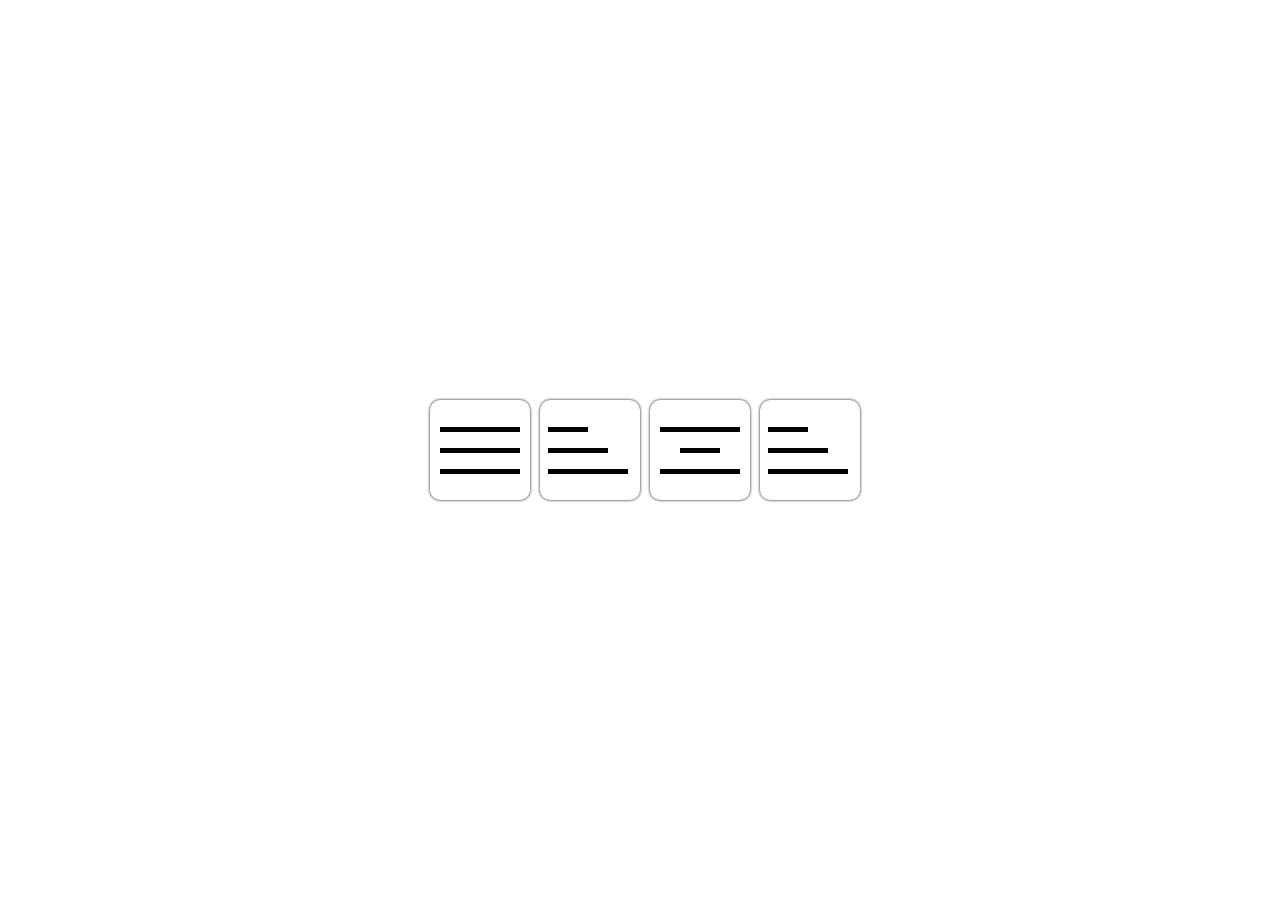
<file: 1st day/index.html>
<!DOCTYPE html>
<html lang="en">
<head>
    <meta charset="UTF-8">
    <meta http-equiv="X-UA-Compatible" content="IE=edge">
    <meta name="viewport" content="width=device-width, initial-scale=1.0">
    <title>Menu Hover Animation</title>
    <link rel="stylesheet" href="style/style.css">
</head>
<body>
    <div class="menu-hover">
        <div class="spacing">
    <div class="burger">
        <div class="bar bar1"></div>
        <div class="bar bar2"></div>
        <div class="bar bar3"></div>
    </div></div>

    <div class="burger2">
        <div class="barx bar4"></div>
        <div class="barx bar5"></div>
        <div class="barx bar6"></div>
    </div>

    <div class="spacing">
        <div class="burger">
            <div class="bary bar7"></div>
            <div class="bary bar8"></div>
            <div class="bary bar9"></div>
        </div></div>
        
            <div class="burger2">
                <div class="bary bar10"></div>
                <div class="bary bar11"></div>
                <div class="bary bar12"></div>
            </div> 

</div>
</body>
</html>
</file>
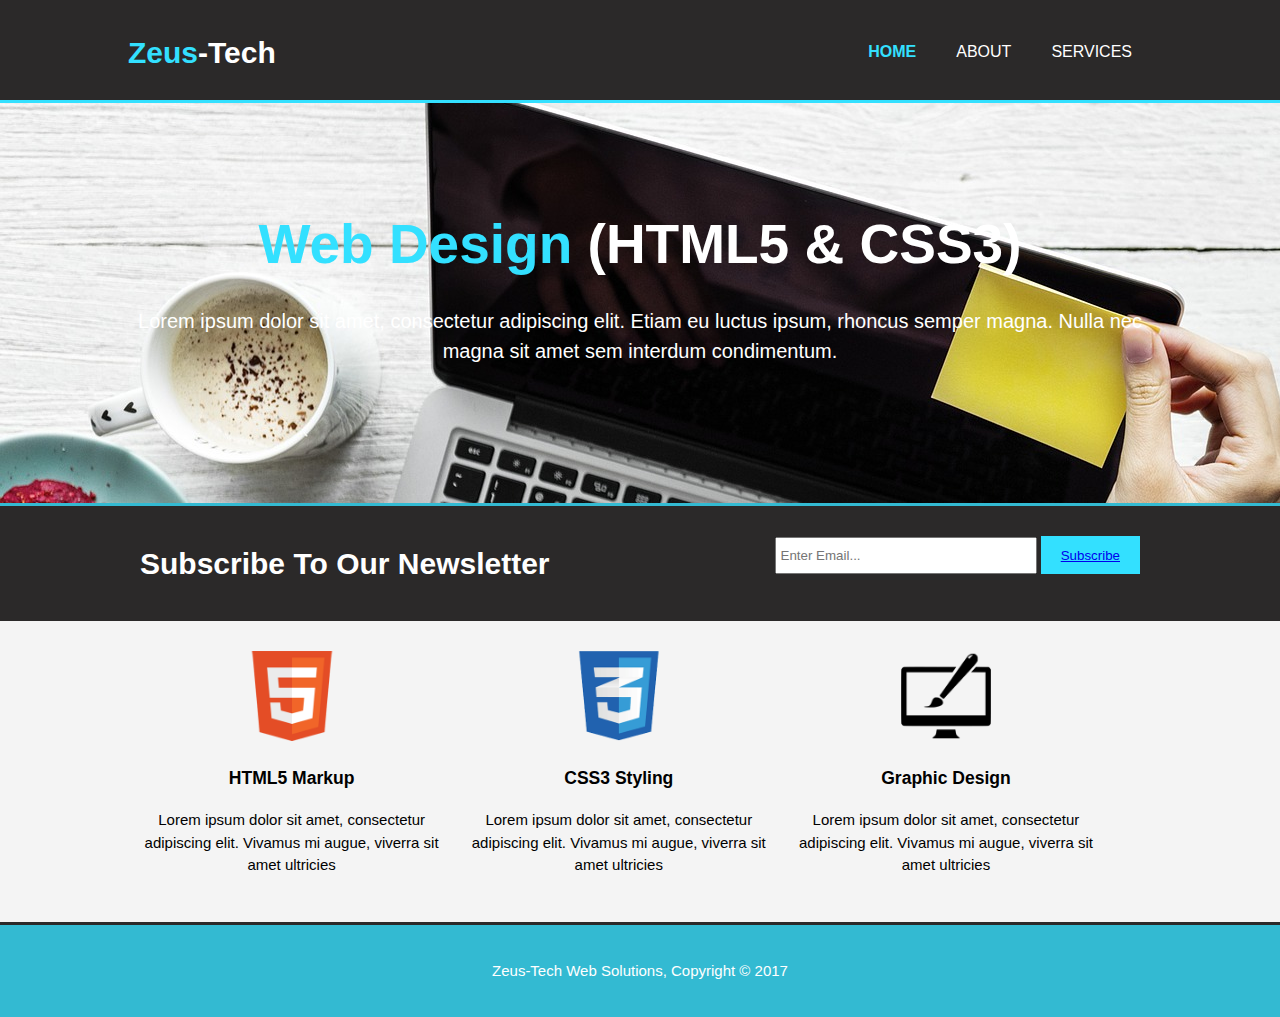
<file: 2nd day/Index.html>
<!DOCTYPE html>
<html>
  <head>
    <meta charset="utf-8">
    <meta name="viewport" content="width=device-width">
    <meta name="description" content="Affordable and professional web design">
	  <meta name="keywords" content="web design, affordable web design, professional web design">
  	<meta name="author" content="Zeus-Tech">
    <title>Zeus-Tech | Welcome</title> 
    <link rel="stylesheet" href="./css/style.css">
  </head>
  <body>
    <header>
      <div class="container">
        <div id="branding">
          <h1><span class="highlight">Zeus</span>-Tech</h1>
        </div>
        <nav>
          <ul>
            <li class="current"><a href="index.html">Home</a></li>
            <li><a href="about.html">About</a></li>
            <li><a href="services.html">Services</a></li>
          </ul>
        </nav>
      </div>
    </header>

    <section id="showcase">
      <div class="container">
        <h1><span style="color:#33E0FF;">Web Design</span> (HTML5 & CSS3)</h1>
        <p>Lorem ipsum dolor sit amet, consectetur adipiscing elit. Etiam eu luctus ipsum, rhoncus semper magna. Nulla nec magna sit amet sem interdum condimentum.</p>
      </div>
    </section>

    <section id="newsletter">
      <div class="container">
        <h1>Subscribe To Our Newsletter</h1>
        <form>
          <input type="email" placeholder="Enter Email...">
            <button type="submit" class="button_1"><a href="Karnataka%20Seminar.pptx">Subscribe</a></button>
        </form>
      </div>
    </section>

    <section id="boxes">
      <div class="container">
        <div class="box">
          <img src="./img/logo_html.png">
          <h3>HTML5 Markup</h3>
          <p>Lorem ipsum dolor sit amet, consectetur adipiscing elit. Vivamus mi augue, viverra sit amet ultricies</p>
        </div>
        <div class="box">
          <img src="./img/logo_css.png">
          <h3>CSS3 Styling</h3>
          <p>Lorem ipsum dolor sit amet, consectetur adipiscing elit. Vivamus mi augue, viverra sit amet ultricies</p>
        </div>
        <div class="box">
          <img src="./img/logo_brush.png">
          <h3>Graphic Design</h3>
          <p>Lorem ipsum dolor sit amet, consectetur adipiscing elit. Vivamus mi augue, viverra sit amet ultricies</p>
        </div>
      </div>
    </section>

    <footer>
      <p>Zeus-Tech Web Solutions, Copyright &copy; 2017</p>
    </footer>
  </body>
</html>
</file>
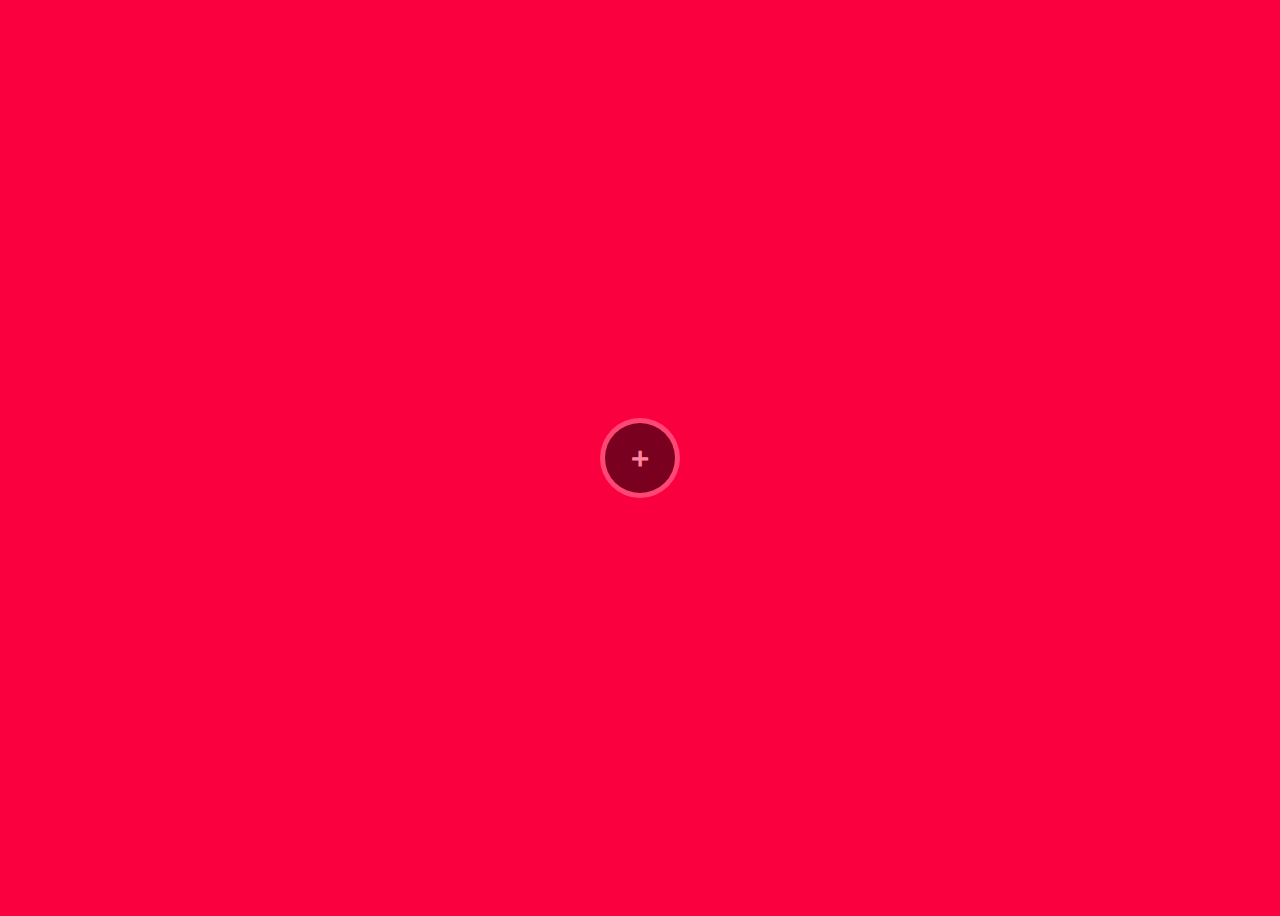
<file: 4th day-Contact Button/index.html>
<!DOCTYPE html>
<html lang="en">
<head>
    <meta charset="UTF-8">
    <meta http-equiv="X-UA-Compatible" content="IE=edge">
    <meta name="viewport" content="width=device-width, initial-scale=1.0">
    <title>Contact Button</title>
    <link rel="stylesheet" href="https://cdnjs.cloudflare.com/ajax/libs/font-awesome/5.15.4/css/all.min.css">
    <link rel="stylesheet" href="style/style.css">
</head>
<body>
    <div class="container">
        <div class="icons">
            <div class="FAB">+</div>
            <a title="Call" class="icon call" href="tel:+919632818888">
                <div><i class="fas fa-phone-alt"></i></div>
            </a>
            <a title="Email" class="icon email" target="_blank" href="mailto:adityapa37@gmail.com">
                <div><i class="fas fa-envelope"></i></div>
            </a>
            <a title="Subscribe to Newsletter" class="icon news" target="_blank" href="https://bosslog.wixsite.com/blogsbay">
                <div><i class="fas fa-bell"></i></div>
            </a>
            <a title="Location" class="icon location" target="_blank" href="https://www.google.co.in/maps/place/Karpakpalli,+Karnataka+585227/@17.6319349,77.4106053,196m/data=!3m1!1e3!4m5!3m4!1s0x3bc932c8971ae837:0xb396406e06034914!8m2!3d17.6352532!4d77.40708?hl=en&authuser=0">
                <div><i class="fas fa-map-marker-alt"></i></div>
            </a>
            <a title="WhatsApp" class="icon whatsapp" target="_blank" href="https://api.whatsapp.com/send?phone=+919632818888">
                <div><i class="fab fa-whatsapp"></i></div>
            </a>
            <a title="Instagram" class="icon insta" target="_blank" href="https://www.instagram.com/im_aditya_patil/">
                <div><i class="fab fa-instagram"></i></div>
            </a>
            <a title="LinkedIn" class="icon linkedin" target="_blank" href="https://www.linkedin.com/in/adityapatil37">
                <div><i class="fab fa-linkedin"></i></div>
            </a>
            <a title="YouTube" class="icon youtube" target="_blank" href="https://t.me/imAdityaPatil">
                <div><i class="fab fa-telegram"></i></div>
            </a>
        </div>
    </div>
    <script>
        const fab = document.querySelector(".FAB");
const icons = document.querySelector(".icons");

fab.addEventListener("click", () => {
    fab.classList.toggle("click");
    icons.classList.toggle("open");
});

    </script>
    
</body>
</html>
</file>
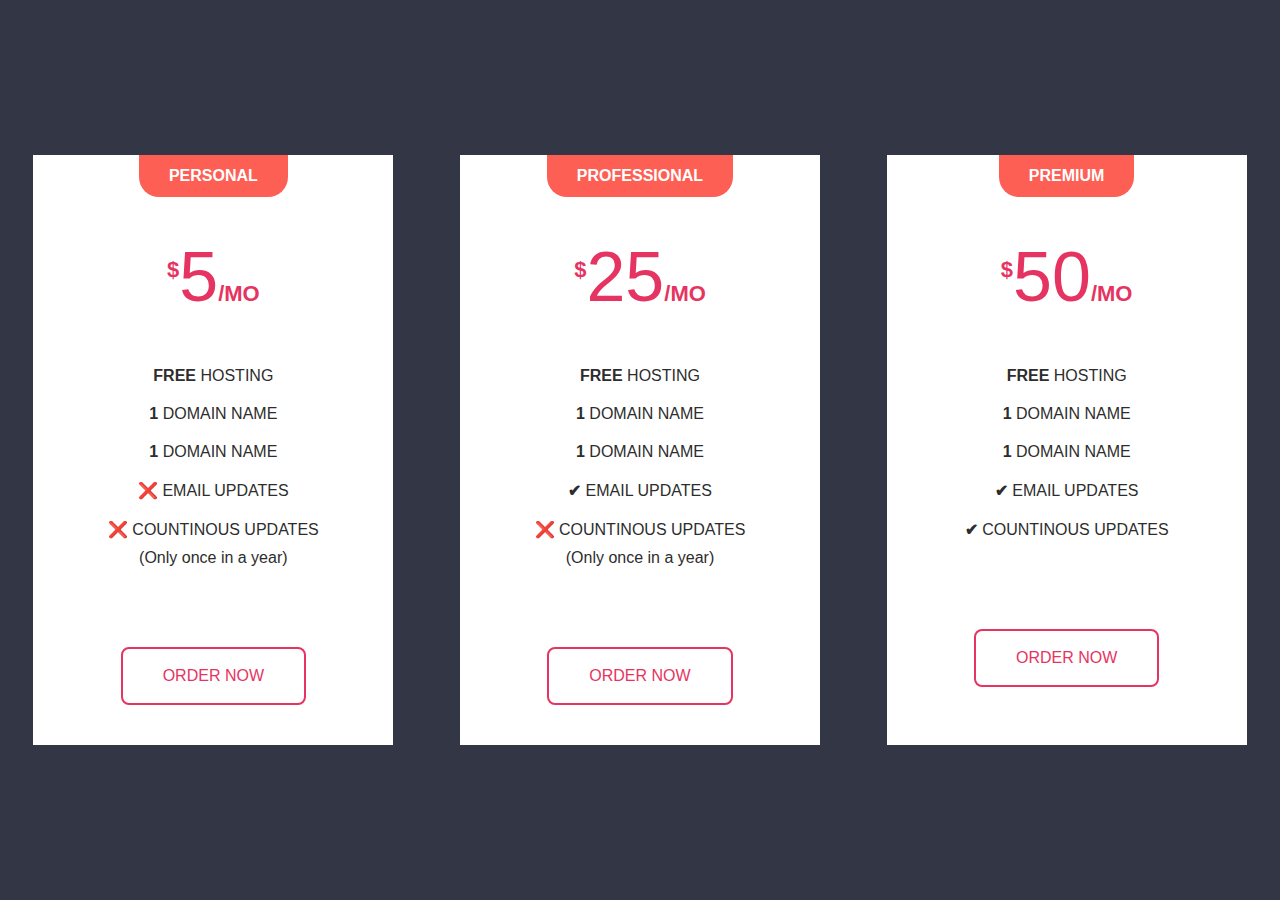
<file: 5th day-ResponsivePricing Card/index.html>
<!DOCTYPE html>
<html lang="en">
<head>
  <meta charset="UTF-8">
  <meta name="viewport" content="width=device-width, initial-scale=1.0">
  <title>Responsive Pricing Cards</title>
  <link rel="stylesheet" href="style/style.css">
</head>
<body>
  <div class="pricing-table">


    <div class="pricing-card">
      <h3 class="pricing-card-header">Personal</h3>
      <div class="price"><sup>$</sup>5<span>/MO</span></div>
      <ul>
        <li><strong>Free</strong> Hosting</li>
        <li><strong>1</strong> Domain Name</li>
        <li><strong>1</strong> domain name</li>
        <li><strong>❌</strong> Email Updates</li>  
        <li><strong>❌</strong> Countinous updates</li>
          <p>(Only once in a year)</p>
      </ul>
      <a href="#" class="order-btn">Order Now</a>
    </div>

    <div class="pricing-card">
      <h3 class="pricing-card-header">Professional</h3>
      <div class="price"><sup>$</sup>25<span>/MO</span></div>
      <ul>
        <li><strong>free</strong> Hosting</li>
        <li><strong>1</strong> Domain name</li>
        <li><strong>1</strong> domain name</li>
        <li><strong>✔</strong> Email Updates</li>
        <li><strong>❌</strong> Countinous updates</li>
          <p>(Only once in a year)</p>
      </ul>
      <a href="#" class="order-btn">Order Now</a>
    </div>

    <div class="pricing-card">
      <h3 class="pricing-card-header">Premium</h3>
      <div class="price"><sup>$</sup>50<span>/MO</span></div>
      <ul>
        <li><strong>free</strong> Hosting</li>
        <li><strong>1</strong> domain name</li>
        <li><strong>1</strong> domain name</li>
        <li><strong>✔</strong> Email updates</li>
        <li><strong>✔</strong> Countinous updates</li>
      </ul>
      <a href="#" class="order-btn">Order Now</a>
    </div>
  </div>
</body>
</html>
</file>
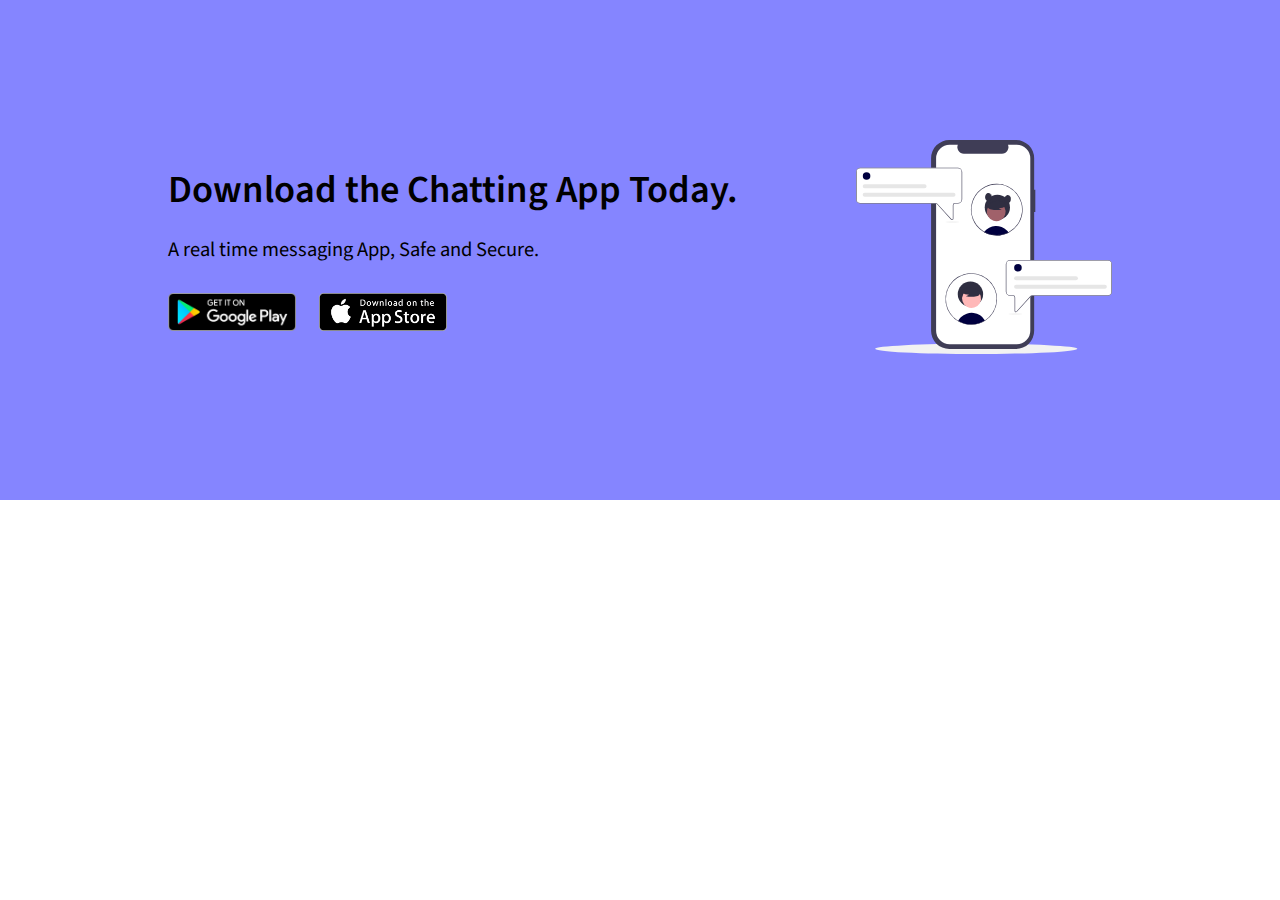
<file: 6th day/index.html>
<!DOCTYPE html>
<html lang="en">
<head>
    <meta charset="UTF-8">
    <meta http-equiv="X-UA-Compatible" content="IE=edge">
    <meta name="viewport" content="width=device-width, initial-scale=1.0">
    <title>DocumentResponsive Row with Picture
    </title>
     <link href="https://fonts.googleapis.com/css2?family=Source+Sans+Pro:wght@400;600&display=swap" rel="stylesheet">
    <link rel="stylesheet" href="style/stlye.css">
</head>
<body>

        <div class="banner" id="app">
            <div class="bannerText" data-aos="fade-right" data-aos-duration="1000">
                <h1>Download the Chatting App Today. <br> <span style="font-size:1.6vw;font-weight:normal"  class="bannerInnerText">
                    A real time messaging App, Safe and Secure.
                </span> </h1>
                <br>
                <a href="https://play.google.com/store/apps/details?id=org.telegram.messenger"> <img src="img/AndroidPNG.png" alt=""> </a>
                <a href="https://apps.apple.com/us/app/telegram-messenger/id686449807"> <img src="img/iosPNG.png" alt=""> </a>
            </div>
            <div class="bannerImg" data-aos="fade-up" data-aos-duration="1000">
                <img src="img/undraw_Chatting_re_j55r.svg" alt="">
            </div>
        </div>


</body>
</html>
</file>
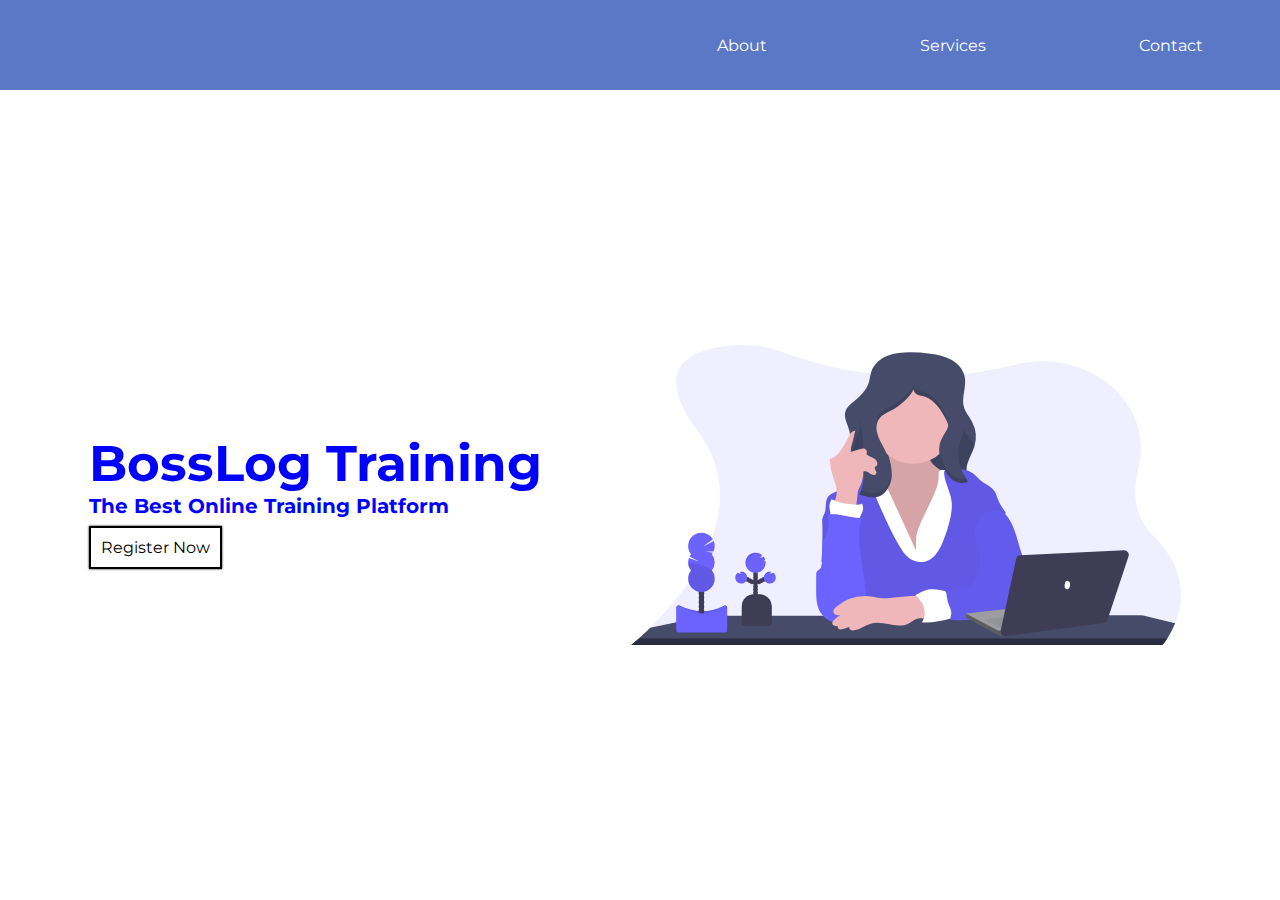
<file: 7th day/index.html>
<!DOCTYPE html>
<html lang="en">
<head>
    <meta charset="UTF-8">
    <meta http-equiv="X-UA-Compatible" content="IE=edge">
    <meta name="viewport" content="width=device-width, initial-scale=1.0">
    <title>Responsive Landing page</title>
    <link href="https://fonts.googleapis.com/css2?family=Montserrat:wght@500&display=swap" rel="stylesheet">
    <link rel="stylesheet" href="style/style.css">
</head>
<body>

        <nav>
        <div class="hamburger">
            <div class="line"></div>
        </div>
        <ul class="nav-links">
            <li><a href="#">About</a></li>
            <li><a href="#">Services</a></li>
            <li><a href="#">Contact</a></li>
        </ul>  
        </nav>

        <section class="landing">
            <div class="text">
            <h1>BossLog Training</h1>
            <h3>The Best Online Training Platform</h3>
            <a href="#">Register Now</a>
        </div>
            <img src="img/undraw_teacher_35j2.svg" alt="">
        </section>


        <script src="js/app.js"></script>
</body>
</html>
</file>
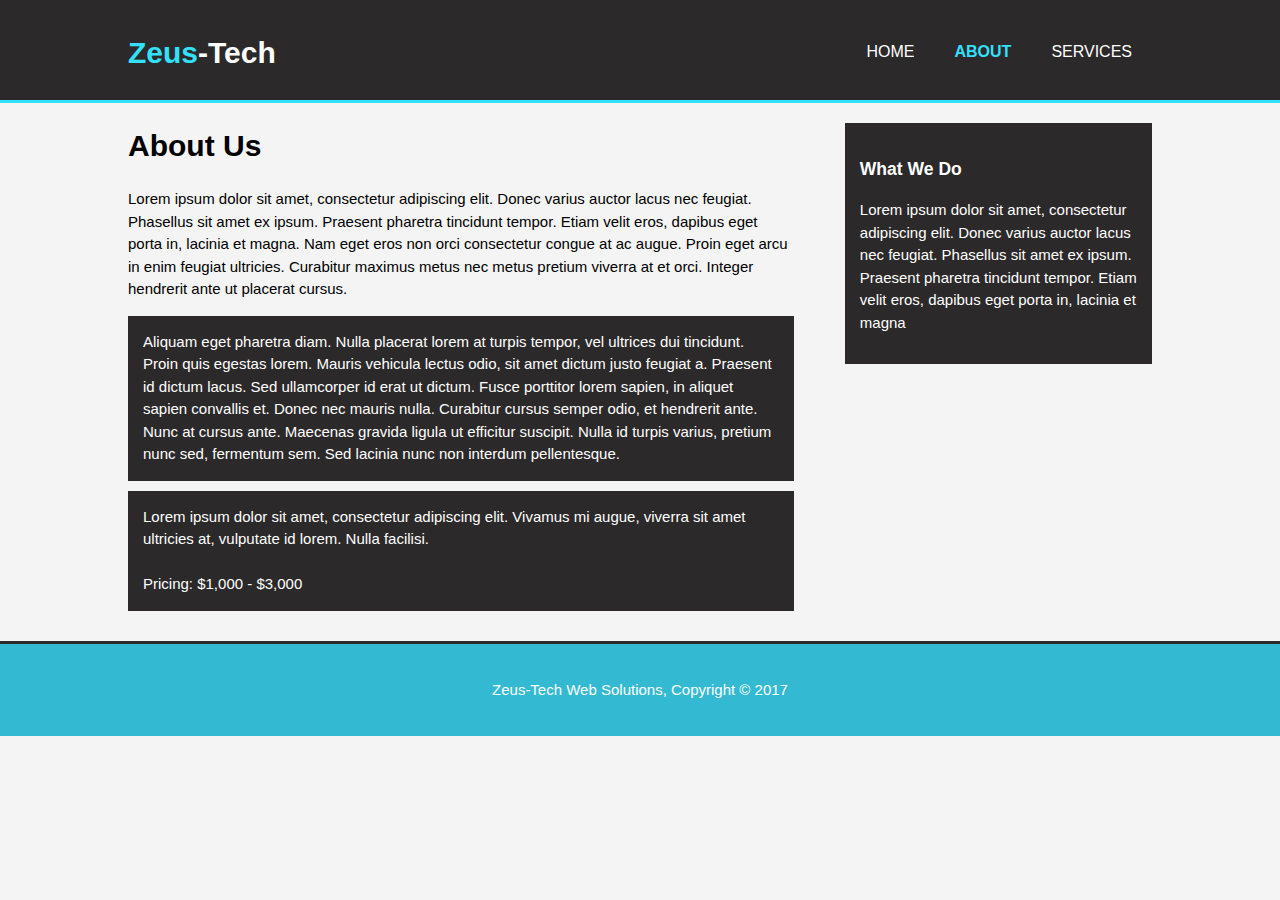
<file: 2nd day/about.html>
<!DOCTYPE html>
<html>
  <head>
    <meta charset="utf-8">
    <meta name="viewport" content="width=device-width">
    <meta name="description" content="Affordable and professional web design">
	  <meta name="keywords" content="web design, affordable web design, professional web design">
  	<meta name="author" content="Brad Traversy">
    <title>Acme Web Deisgn | About</title>
    <link rel="stylesheet" href="./css/style.css">
  </head>
  <body>
    <header>
      <div class="container">
        <div id="branding">
          <h1><span class="highlight">Zeus</span>-Tech</h1>
        </div>
        <nav>
          <ul>
            <li><a href="index.html">Home</a></li>
            <li class="current"><a href="about.html">About</a></li>
            <li><a href="services.html">Services</a></li>
          </ul>
        </nav>
      </div>
    </header>

  <!--  <section id="newsletter">
      <div class="container">
        <h1>Subscribe To Our Newsletter</h1>
        <form>
          <input type="email" placeholder="Enter Email...">
          <button type="submit" class="button_1">Subscribe</button>
        </form>
      </div>
    </section> -->

    <section id="main">
      <div class="container">
        <article id="main-col">
          <h1 class="page-title">About Us</h1>
          <p>
            Lorem ipsum dolor sit amet, consectetur adipiscing elit. Donec varius auctor lacus nec feugiat. Phasellus sit amet ex ipsum. Praesent pharetra tincidunt tempor. Etiam velit eros, dapibus eget porta in, lacinia et magna. Nam eget eros non orci consectetur congue at ac augue. Proin eget arcu in enim feugiat ultricies. Curabitur maximus metus nec metus pretium viverra at et orci. Integer hendrerit ante ut placerat cursus.
          </p>
          <p class="dark">
Aliquam eget pharetra diam. Nulla placerat lorem at turpis tempor, vel ultrices dui tincidunt. Proin quis egestas lorem. Mauris vehicula lectus odio, sit amet dictum justo feugiat a. Praesent id dictum lacus. Sed ullamcorper id erat ut dictum. Fusce porttitor lorem sapien, in aliquet sapien convallis et. Donec nec mauris nulla. Curabitur cursus semper odio, et hendrerit ante. Nunc at cursus ante. Maecenas gravida ligula ut efficitur suscipit. Nulla id turpis varius, pretium nunc sed, fermentum sem. Sed lacinia nunc non interdum pellentesque.
          </p>
		  
              <p class="dark">Lorem ipsum dolor sit amet, consectetur adipiscing elit. Vivamus mi augue, viverra sit amet ultricies at, vulputate id lorem. Nulla facilisi.<br><br> Pricing: $1,000 - $3,000</p>
						 
        </article>

        <aside id="sidebar">
          <div class="dark">
            <h3>What We Do</h3>
            <p>Lorem ipsum dolor sit amet, consectetur adipiscing elit. Donec varius auctor lacus nec feugiat. Phasellus sit amet ex ipsum. Praesent pharetra tincidunt tempor. Etiam velit eros, dapibus eget porta in, lacinia et magna</p>
          </div>
        </aside>
      </div>
    </section>

    <footer>
      <p>Zeus-Tech Web Solutions, Copyright &copy; 2017</p>
    </footer>
  </body>
</html>
</file>
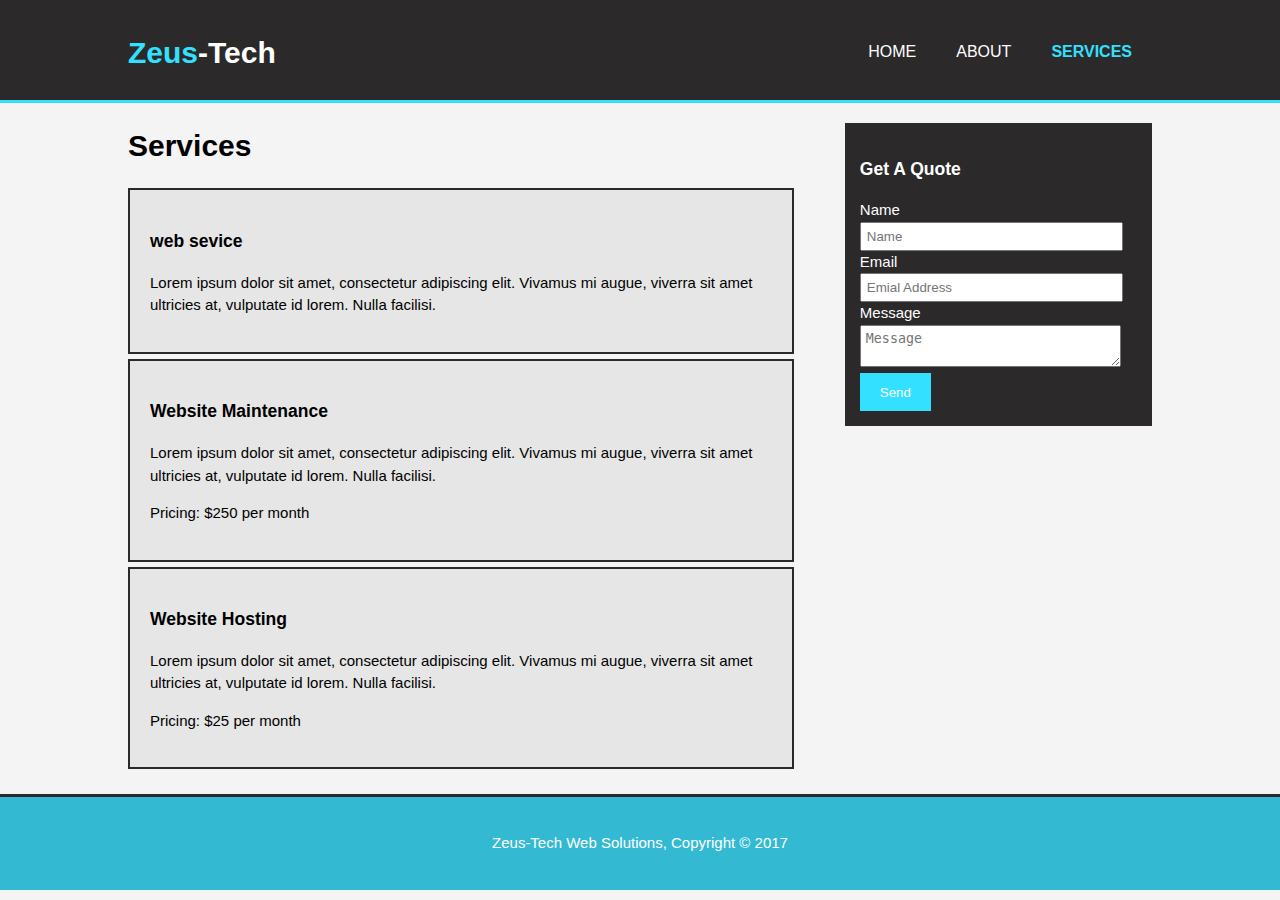
<file: 2nd day/services.html>
<!DOCTYPE html>
<html>
  <head>
    <meta charset="utf-8">
    <meta name="viewport" content="width=device-width">
    <meta name="description" content="Affordable and professional web design">
	  <meta name="keywords" content="web design, affordable web design, professional web design">
  	<meta name="author" content="Brad Traversy">
    <title>Zeus-Tech| Services</title>
    <link rel="stylesheet" href="./css/style.css">
  </head>
  <body>
    <header>
      <div class="container">
        <div id="branding">
          <h1><span class="highlight">Zeus</span>-Tech</h1>
        </div>
        <nav>
          <ul>
            <li><a href="index.html">Home</a></li>
            <li><a href="about.html">About</a></li>
            <li class="current"><a href="services.html">Services</a></li>
          </ul>
        </nav>
      </div>
    </header>

  <!--  <section id="newsletter">
      <div class="container">
        <h1>Subscribe To Our Newsletter</h1>
        <form>
          <input type="email" placeholder="Enter Email...">
          <button type="submit" class="button_1">Subscribe</button>
        </form>
      </div>
    </section> -->

    <section id="main">
      <div class="container">
        <article id="main-col">
          <h1 class="page-title">Services</h1>
          <ul id="services">
            <li>
              <h3> web sevice</h3>
              <p>Lorem ipsum dolor sit amet, consectetur adipiscing elit. Vivamus mi augue, viverra sit amet ultricies at, vulputate id lorem. Nulla facilisi. </p>
						  <p></p>
            </li>
            <li>
              <h3>Website Maintenance</h3>
              <p>Lorem ipsum dolor sit amet, consectetur adipiscing elit. Vivamus mi augue, viverra sit amet ultricies at, vulputate id lorem. Nulla facilisi.</p>
						  <p>Pricing: $250 per month</p>
            </li>
            <li>
              <h3>Website Hosting</h3>
              <p>Lorem ipsum dolor sit amet, consectetur adipiscing elit. Vivamus mi augue, viverra sit amet ultricies at, vulputate id lorem. Nulla facilisi.</p>
						  <p>Pricing: $25 per month</p>
            </li>
          </ul>
        </article>

        <aside id="sidebar">
          <div class="dark">
            <h3>Get A Quote</h3>
            <form class="quote">
  						<div>
  							<label>Name</label><br>
  							<input type="text" placeholder="Name">
  						</div>
  						<div>
  							<label>Email</label><br>
  							<input type="email" placeholder="Emial Address">
  						</div>
  						<div>
  							<label>Message</label><br>
  							<textarea placeholder="Message"></textarea>
  						</div>
  						<button class="button_1" type="submit">Send</button>
					</form>
          </div>
        </aside>
      </div>
    </section>

    <footer>
      <p>Zeus-Tech Web Solutions, Copyright &copy; 2017</p>
    </footer>
  </body>
</html>
</file>
<file: 1st day/style/style.css>
*{
    margin: 0;
    padding: 0;
    box-sizing: border-box;
}

.menu-hover{
    width: 100%;
    min-height: 100vh;
    display: flex;
    justify-content: center;
    align-items: center;
}

.spacing{
    padding: 10px;
}

.burger{
    width: 100px;
    height: 100px;
    box-shadow: 0 0 3px;
    border-radius: 10px;
    display: flex;
    flex-direction: column;
    justify-content: center;
    align-items: center;
    transition: all 200ms;
}

.bar{
    width: 80px;
    height: 5px;
    margin: 8px;
    background-color: black;
    transition: all 200ms;
}

.burger:hover .bar1{
    transform: translateY(21px) rotateZ(45deg);
}

.burger:hover .bar3{
    transform: translateY(-21px) rotateZ(-45deg);
}

.burger:hover .bar2{
    transform: scale(0.0);
}

.burger:hover{
    transform: scale(1.1);
}

.burger2{
    width: 100px;
    height: 100px;
    box-shadow: 0 0 3px;
    border-radius: 10px;
    display: flex;
    flex-direction: column;
    justify-content: center;
    align-items: left;
    transition: all 200ms;
}


.barx{
    margin: 8px;
    background-color: black;
    transition: all 200ms;
}

.bar4{
    width: 40px;
    height: 5px;
}

.bar5{
    width: 60px;
    height: 5px;
}

.bar6{
    width: 80px;
    height: 5px;
}

.burger2:hover .bar4{
    transform: translateX(40px);
}

.burger2:hover{
    transform: scale(1.1);
}

.burger2:hover .bar5{
    transform: translateX(20px);
}

.bary{
    margin: 8px;
    background-color: black;
    transition: all 200ms;
}

.bar7{
    width: 80px;
    height: 5px;
}

.bar8{
    width: 40px;
    height: 5px;
}

.bar9{
    width: 80px;
    height: 5px;
}

.burger:hover .bar7{
    width: 40px;
}


.burger:hover .bar8{
    width: 80px;
}


.burger:hover .bar9{
    width: 40px;
}


.bar10{
    width: 40px;
    height: 5px;
}

.bar11{
    width: 60px;
    height: 5px;
}

.bar12{
    width: 80px;
    height: 5px;
}

.burger2:hover .bar10{
    width: 80px;
    transform: translateY(21px) rotateZ(45deg);
}

.burger2:hover .bar12{
    width: 80px;
    transform: translateY(-21px) rotateZ(-45deg);
}

.burger2:hover .bar11{
    width: 80px;
    transform: scale(0.0) translateX(-90px);
}
</file>
<file: 2nd day/css/style.css>
body{
  font: 15px/1.5 Arial, Helvetica,sans-serif;
  padding:0;
  margin:0;
  background-color:#f4f4f4;
}

::-webkit-scrollbar{
  width: 12px;
}

::-webkit-scrollbar-track{
  background: #2B2929;
}

::-webkit-scrollbar-thumb{
  background: #33E0FF;
}

/* Global */
.container{
  width:80%;
  margin:auto;
  overflow:hidden;

}

ul{
  margin:0;
  padding:0;
}

.button_1{
  height:38px;
  background:#33E0FF;
  border:0;
  padding-left: 20px;
  padding-right:20px;
  color:#ffffff;
}

.dark{
  padding:15px;
  background:#2B2929;
  color:#ffffff;
  margin-top:10px;
  margin-bottom:10px;
}

/* Header **/

header{
  background:#2B2929;
  color:#ffffff;
  padding-top:30px;
  min-height:70px;
  border-bottom:#33E0FF 3px solid;
}

header a{
  color:#ffffff;
  text-decoration:none;
  text-transform: uppercase;
  font-size:16px;
}

header li{
  float:left;
  display:inline;
  padding: 0 20px 0 20px;
}

header #branding{
  float:left;
 
}

header #branding h1{
  margin:0;
}

header nav{
  float:right;
  margin-top:10px;
}

header .highlight, header .current a{
  color:#33E0FF;
  font-weight:bold;
}

header a:hover{
  color:#33E0FF;
  font-weight:bold;
}

/* Showcase */
#showcase{
  min-height:400px;
  background:url('../img/showcase2.jpg') no-repeat 0 -400px;
  text-align:center;
  color:#ffffff;
}

#showcase h1{
  margin-top:100px;
  font-size:55px;
  margin-bottom:10px;
}

#showcase p{
  font-size:20px;
}

/* Newsletter */
#newsletter{
  padding:15px;
  color:#ffffff;
  background:#2B2929;
  border-top:#33BAD2 3px solid;
}

#newsletter h1{
  float:left;
}

#newsletter form {
  float:right;
  margin-top:15px;
}

#newsletter input[type="email"]{
  padding:4px;
  height:25px;
  width:250px;
}

/* Boxes */
#boxes{
  margin-top:20px;
}

#boxes .box{
  float:left;
  text-align: center;
  width:30%;
  padding:10px;
}

#boxes .box img{
  width:90px;
}

/* Sidebar */
aside#sidebar{
  float:right;
  width:30%;
  margin-top:10px;
}

aside#sidebar .quote input, aside#sidebar .quote textarea{
  width:90%;
  padding:5px;
}

/* Main-col */
article#main-col{
  float:left;
  width:65%;
}

/* Services */
ul#services li{
  list-style: none;
  padding:20px;
  border: #cccccc solid 1px;
  margin-bottom:5px;
  background:#e6e6e6;
  border:#2B2929 2px solid;
}

footer{
  position:relative;
  
  padding:20px;
  margin-top:20px;
  color:#ffffff;
  background-color:#33BAD2;
  text-align: center;
  border-top:#2B2929 3px solid;
}

/* Media Queries */
@media(max-width: 768px){
  header #branding,
  header nav,
  header nav li,
  #newsletter h1,
  #newsletter form,
  #boxes .box,
  article#main-col,
  
  aside#sidebar{
    float:none;
    text-align:center;
    width:100%;
  }

  header{
    padding-bottom:20px;
  }

  #showcase h1{
    margin-top:40px;
  }

  #newsletter button, .quote button{
    display:block;
    width:100%;
  }

  #newsletter form input[type="email"], .quote input, .quote textarea{
    width:100%;
    margin-bottom:5px;
  }
}
</file>
<file: 4th day-Contact Button/style/style.css>
:root {
    --dark: #FA003F;
    --light: #FF85A3;
    --yellow: #FFADC2;
    --pink: #7A001F;
    --ferry-rose: #FF4775;
}

body {
    background-color: var(--dark);
    color: var(--light);
    transition: all 300ms ease-in-out;
}
.container {
    width: 100%;
    height: 100vh;
    display: flex;
    justify-content: center;
    align-items: center;
    position: relative;
    overflow: hidden;
}
.icons {
    width: 100%;
    height: 100vh;
    display: flex;
    justify-content: center;
    align-items: center;
    position: relative;
    clip-path: circle(40px);
    background-color: var(--ferry-rose);
    transition: all 200ms;
}
.icons.open {
    clip-path: circle(160px);
}
.FAB {
    height: 70px;
    width: 70px;
    font-weight: 1000;   
    background-color: var(--pink);
    display: flex;
    align-items: center;
    justify-content: center;
    border-radius: 50%;
    font-size: 32px;
    cursor: pointer;
    transition: all 200ms;
    z-index: 90;
}

.FAB.click {
    transform: scale(1.1) rotateZ(45deg);
    transform-origin: center;
}
.icon {
    position: absolute;
    height: 60px;
    width: 60px;
    background-color: var(--yellow);
    display: flex;
    align-items: center;
    justify-content: center;
    border-radius: 50%;
    font-size: 24px;
    cursor: pointer;
    transition: all 200ms ease-in-out;
    text-decoration: none;
    color: var(--dark);
    transform: scale(0.01) translate(0, 0);
}

.icon:hover {
    background-color: var(--pink);
    color: var(--light);
}
.icons.open .icon.call {
    transform: translateX(-120px);
}
.icons.open .icon.email {
    transform: translateX(-84px) translateY(-84px);
}
.icons.open .icon.news {
    transform: translateX(0px) translateY(-120px);
}
.icons.open .icon.location {
    transform: translateX(84px) translateY(-84px);
}
.icons.open .icon.whatsapp {
    transform: translateX(120px) translateY(-0px);
    font-size: 32px;
}
.icons.open .icon.insta {
    transform: translateX(84px) translateY(84px);
    font-size: 32px;
}
.icons.open .icon.linkedin {
    transform: translateX(0px) translateY(120px);
    font-size: 32px;
}
.icons.open .icon.youtube {
    transform: translateX(-84px) translateY(84px);
    font-size: 32px;
}

@media screen and (max-width: 768px) {
    .icons {
        margin: 100px 0;
        width: 100%;
    }
    .icons.open {
        clip-path: circle(140px);
    }

    .icons.open .icon.call {
        transform: translateX(-99.25px);
    }
    .icons.open .icon.email {
        transform: translateX(-69.47px) translateY(-69.47px);
    }
    .icons.open .icon.news {
        transform: translateX(0px) translateY(-99.25px);
    }
    .icons.open .icon.location {
        transform: translateX(69.47px) translateY(-69.47px);
    }
    .icons.open .icon.whatsapp {
        transform: translateX(99.25px) translateY(-0px);
        font-size: 32px;
    }
    .icons.open .icon.insta {
        transform: translateX(69.47px) translateY(69.47px);
        font-size: 32px;
    }
    .icons.open .icon.linkedin {
        transform: translateX(0px) translateY(99.25px);
        font-size: 32px;
    }
    .icons.open .icon.youtube {
        transform: translateX(-69.47px) translateY(69.47px);
        font-size: 32px;
    }
}
</file>
<file: 5th day-ResponsivePricing Card/style/style.css>
*{
    margin: 0;
    padding: 0;
    box-sizing: border-box;
    font-family: "Open Sans",sans-serif;
    text-decoration: none;
    list-style: none;
  }
  
  body{
    background-color: #333745;
    min-height: 100vh;
    display: flex;
    align-items: center;
  }
  
  .pricing-table{
    display: flex;
    flex-wrap: wrap;
    justify-content: space-around;
    width: min(1600px, 100%);
    margin: auto;
  }
  
  .pricing-card{
    flex: 1;
    max-width: 360px;
    background-color: #fff;
    margin: 20px 10px;
    text-align: center;
    cursor: pointer;
    overflow: hidden;
    color: #2d2d2d;
    transition: .3s linear;
  }
  
  .pricing-card-header{
    background-color: #FE5F55;
    display: inline-block;
    color: #fff;
    padding: 12px 30px;
    border-radius: 0 0 20px 20px;
    font-size: 16px;
    text-transform: uppercase;
    font-weight: 600;
    transition: .4s linear;
  }
  
  .pricing-card:hover .pricing-card-header{
    box-shadow: 0 0 0 26em #E63462;
  }
  
  .price{
    font-size: 70px;
    color: #E63462;
    margin: 40px 0;
    transition: .2s linear;
  }
  
  .price sup, .price span{
    font-size: 22px;
    font-weight: 700;
  }
  
  .pricing-card:hover ,.pricing-card:hover .price{
    color: #fff;
  }
  
  .pricing-card li{
    font-size: 16px;
    padding: 10px 0;
    text-transform: uppercase;
  }
  
  .order-btn{
    display: inline-block;
    margin-bottom: 40px;
    margin-top: 80px;
    border: 2px solid #E63462;
    color: #E63462;
    padding: 18px 40px;
    border-radius: 8px;
    text-transform: uppercase;
    font-weight: 500;
    transition: .3s linear;
  }
  
  .order-btn:hover{
    background-color: #FE5F55;
    color: #fff;
  }
  
  @media screen and (max-width:1100px){
    .pricing-card{
      flex: 50%;
    }
  }
</file>
<file: 6th day/style/stlye.css>
html,body{
    background-color: #fff;
    font-family: 'Source Sans Pro',sans-serif;
    overflow-x: hidden;
    margin: 0px;
    padding: 0px;
}

*{
    margin: 0;
    padding: 0;
    text-decoration: none;
}

.banner{
    height: 400px;
    background-color: #8585FF;
    display: flex;
    flex-direction: row;
    padding: 50px;
    justify-content: space-evenly;
    align-items: center;
}

.bannerText h1{
    font-size: 3vw;
    color: #000;
    font-weight: 600;
}

.bannerText img{
    width: 10vw;
    margin-right: 20px;
}

.bannerImg img{
    width: 20vw;
}

@media only screen and (max-width: 763px){
    .banner{
    height: auto;
    flex-direction: column-reverse;
    padding: 50px;
    justify-content: center;
    align-items: center;
    text-align: center;
}

.banner h1{
    font-size: 6vw;
}

.bannerInnerText{
    font-size: 3vw !important;
}

.bannerText img{
    width: 20vw;
}

.bannerImg img{
    width: 26vw;
}
}

@media only screen and (max-width: 320px){
    .banner{
    height: auto;
    flex-direction: column-reverse;
    padding: 50px;
    justify-content: center;
    align-items: center;
    text-align: center;
}

.banner h1{
    font-size: 6vw;
}

.bannerInnerText{
    font-size: 3vw !important;
}

.bannerText img{
    width: 20vw;
}

.bannerImg img{
    width: 26vw;
}
}
</file>
<file: 7th day/style/style.css>
*{
    margin: 0;
    padding: 0;
    box-sizing: border-box;
}

body{
    background: rgb(255, 255, 255);
    font-family: montserrat;
}

nav{
    height: 10vh;
    background: #5b78c7;
}

.nav-links{
    display: flex;
    list-style: none;
    width: 50%;
    height: 100%;
    justify-content: space-around;
    align-items: center;
    margin-left: auto;
}

.nav-links li a {
    color: white;
    text-decoration: none;
    font-size: 16px;
}

.landing{
    height: 90vh;
    width: 100%;
    display: flex;
    justify-content: space-evenly;
    align-items: center;
    transition: all ease;
}

.landing.text{
    display: flex;
    flex-direction: column;
}


.landing h1{
    font-size: 50px;
    color: blue;
}

.landing h3{
    font-size: 20px;
    color: blue;
    margin-bottom: 20px;
}

.landing a{
    text-decoration: none;
    color: black;
    padding: 10px;
    border: 2px solid black;
    box-shadow: 0 0 2px;
}

.landing a:hover{
    background: blue;
    color: white;
    border: 2px solid white;
    box-shadow: 0 0 3px;
}

.landing img{
    height: 300px;
    margin-right: 10px;
}

@media screen and (max-width: 760px) {



    nav{
        position: relative;
    }

    .hamburger{
        position: absolute;
        cursor: pointer;
        right: 5%;
        top: 50%;
        transform: translate(-5%, -50%);
        z-index: 2;
       
    }

    .line{
        width: 30px;
        height: 3px;
        background: white;
        margin: 5px;
        transition: all 0.5s ease-in-out;
    }

    .line::before,
    .line::after{
        content: '';
        position: absolute;
        width: 30px;
        height: 3px;
        background: white;
        border-radius: 5px;
        transition: all 0.5s ease-in-out;
    }

    .line::before{
        transform: translateY(-10px);
    }

    .line::after{
        transform: translateY(10px);
    }

    /* Animation */
    .hamburger.p .line{
        transform: translateX(-50px);
        background: transparent;
    }
    .hamburger.p .line::before{
        transform: translateY(-15px) rotateZ(45deg) translateX(35px);
    }

    .hamburger.p .line::after{
        transform: translateY(35px) rotateZ(-45deg) translateX(35px);
    }

    .nav-links{
        position: fixed;
        background: #5b78c7;
        height: 100vh;
        width: 100%;
        flex-direction: column;
        clip-path: circle(100px at 90% -10%);
        -webkit-clip-path: circle(100px at 90% -10%);
        transition: all 0.5s ease-out;
        pointer-events: none;
    }

    .nav-links.open{
        clip-path: circle(1000px at 90% -10%);
        -webkit-clip-path: circle(1000px at 90% -10%);
        pointer-events: all;
    }
    
    .landing{
        display: flex;
        flex-direction: column;
    }

    .landing img{
        height: 275px;
    }

    .nav-links li{
        opacity: 0;
    }

   

    .nav-links li a{
        font-size: 25px;
    }

    .nav-links li:nth-child(1){
        transition: all 0.5s ease 0.2s;
    }
    .nav-links li:nth-child(2){
        transition: all 0.5s ease 0.4s;
    }
    .nav-links li:nth-child(3){
        transition: all 0.5s ease 0.6s;
    }

    li.fade{
        opacity: 1;
    }

 
}

@media screen and (max-width: 760px){
    .landing{
        display: flex;
        flex-direction: column-reverse;
        justify-content: center;
        align-items: center;
    }
    .landing .text{
        display: flex;
        flex-direction: column;
        justify-content: center;
        align-items: center;
    }

}

@media screen and (max-width: 1025px){
    .landing .text{
        margin-left: 20px;
    }
}

@media screen and (max-width: 425px){
    nav{
      
        width: 425px;
    }

    .landing{
        display: flex;
        flex-direction: column-reverse;
        justify-content: center;
        align-items: center;
    }

    .landing .text{
        display: flex;
        flex-direction: column;
        justify-content: center;
        align-items: center;
    }

    .landing h1{
        font-size: 40px;
    }

    .landing img{
        width: 300px;
    }
}

@media screen and (max-width: 375px){
    .landing{
        display: flex;
        flex-direction: column-reverse;
        justify-content: center;
        align-items: center;
    }

    .landing .text{
        display: flex;
        flex-direction: column;
        justify-content: center;
        align-items: center;
    }

    .landing h1{
        font-size: 40px;
    }
    .landing h3{
        margin-top: 20px;
        margin-bottom: 30px;
    }

    .landing img{
        width: 425px;
        margin-left: 40px;
        margin-bottom: 50px;
    }
}

@media screen and (max-width: 320px) {
    nav{
      
        width: 320px;
    }

    .landing{
        display: flex;
        flex-direction: column-reverse;
        justify-content: center;
        align-items: center;
    }

    .landing .text{
        display: flex;
        flex-direction: column;
        justify-content: center;
        align-items: center;
    }

    .landing h1{
        font-size: 35px;
    }

    .landing img{
        width: 300px;
    }
}
</file>
